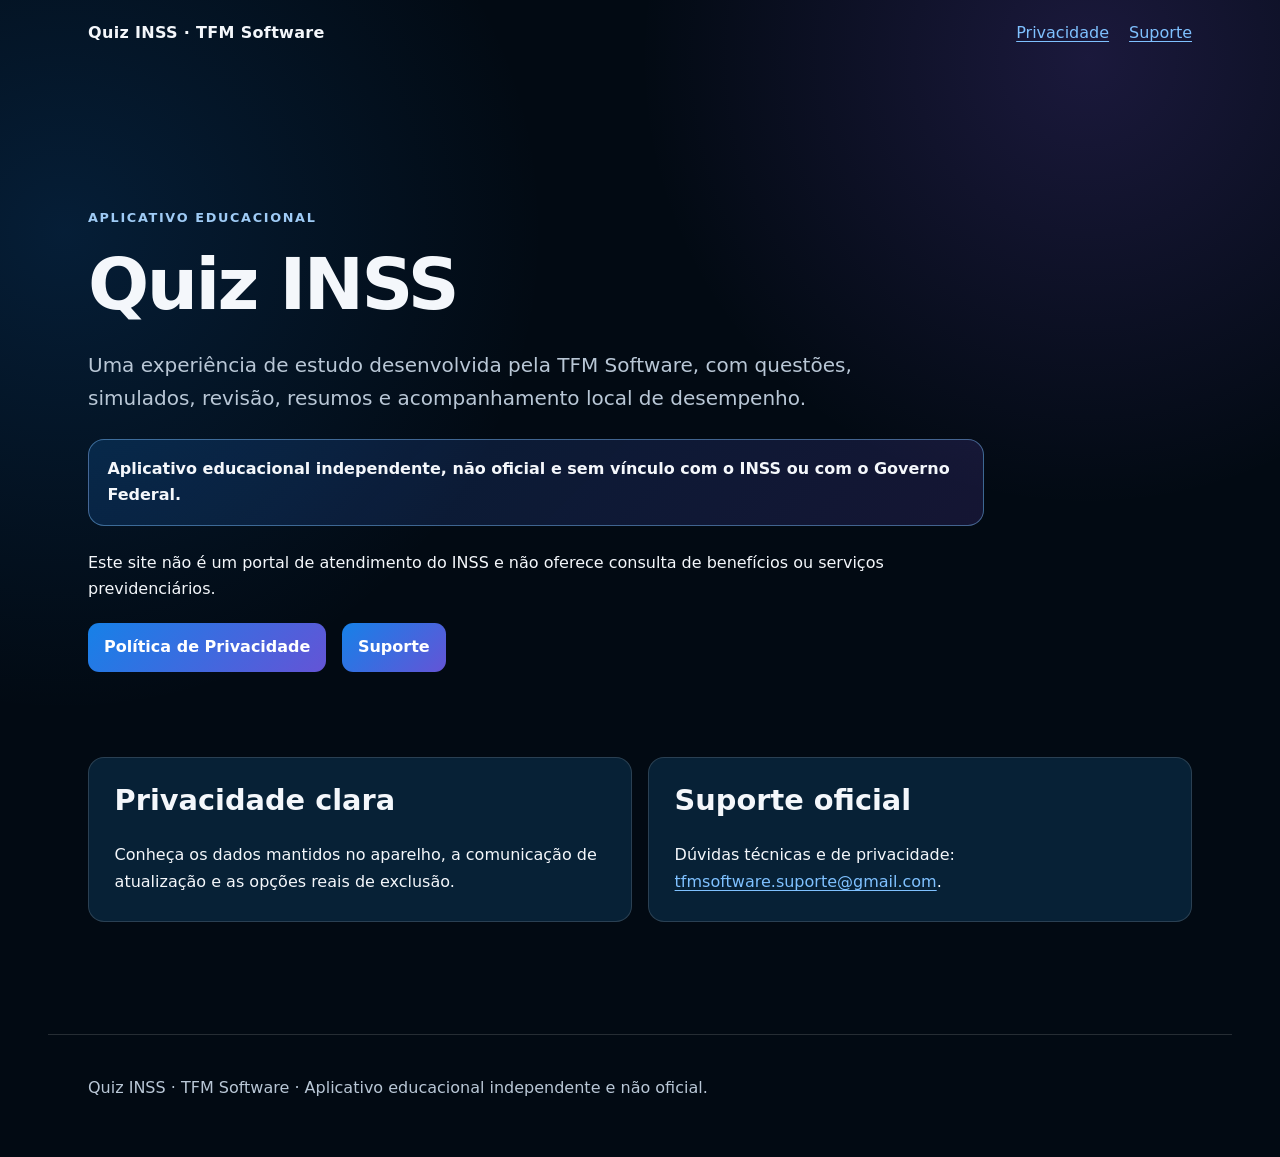
<file: docs/index.html>
<!doctype html>
<html lang="pt-BR">
  <head>
    <meta charset="utf-8">
    <meta name="viewport" content="width=device-width, initial-scale=1">
    <meta name="description" content="Informações oficiais da TFM Software sobre o aplicativo educacional Quiz INSS.">
    <title>Quiz INSS — TFM Software</title>
    <link rel="stylesheet" href="./assets/styles.css">
  </head>
  <body>
    <a class="skip-link" href="#conteudo">Ir para o conteúdo</a>
    <header class="site-header">
      <a class="brand" href="./">Quiz INSS · TFM Software</a>
      <nav aria-label="Navegação principal">
        <ul>
          <li><a href="./privacidade/">Privacidade</a></li>
          <li><a href="./suporte/">Suporte</a></li>
        </ul>
      </nav>
    </header>
    <main id="conteudo">
      <section class="hero" aria-labelledby="titulo">
        <p class="eyebrow">Aplicativo educacional</p>
        <h1 id="titulo">Quiz INSS</h1>
        <p class="lead">Uma experiência de estudo desenvolvida pela TFM Software, com questões, simulados, revisão, resumos e acompanhamento local de desempenho.</p>
        <p class="notice"><strong>Aplicativo educacional independente, não oficial e sem vínculo com o INSS ou com o Governo Federal.</strong></p>
        <p>Este site não é um portal de atendimento do INSS e não oferece consulta de benefícios ou serviços previdenciários.</p>
        <a class="button" href="./privacidade/">Política de Privacidade</a>
        <a class="button" href="./suporte/">Suporte</a>
      </section>
      <section class="grid" aria-label="Informações">
        <article class="card">
          <h2>Privacidade clara</h2>
          <p>Conheça os dados mantidos no aparelho, a comunicação de atualização e as opções reais de exclusão.</p>
        </article>
        <article class="card">
          <h2>Suporte oficial</h2>
          <p>Dúvidas técnicas e de privacidade: <a href="mailto:tfmsoftware.suporte@gmail.com">tfmsoftware.suporte@gmail.com</a>.</p>
        </article>
      </section>
    </main>
    <footer class="site-footer">
      <p>Quiz INSS · TFM Software · Aplicativo educacional independente e não oficial.</p>
    </footer>
  </body>
</html>
</file>
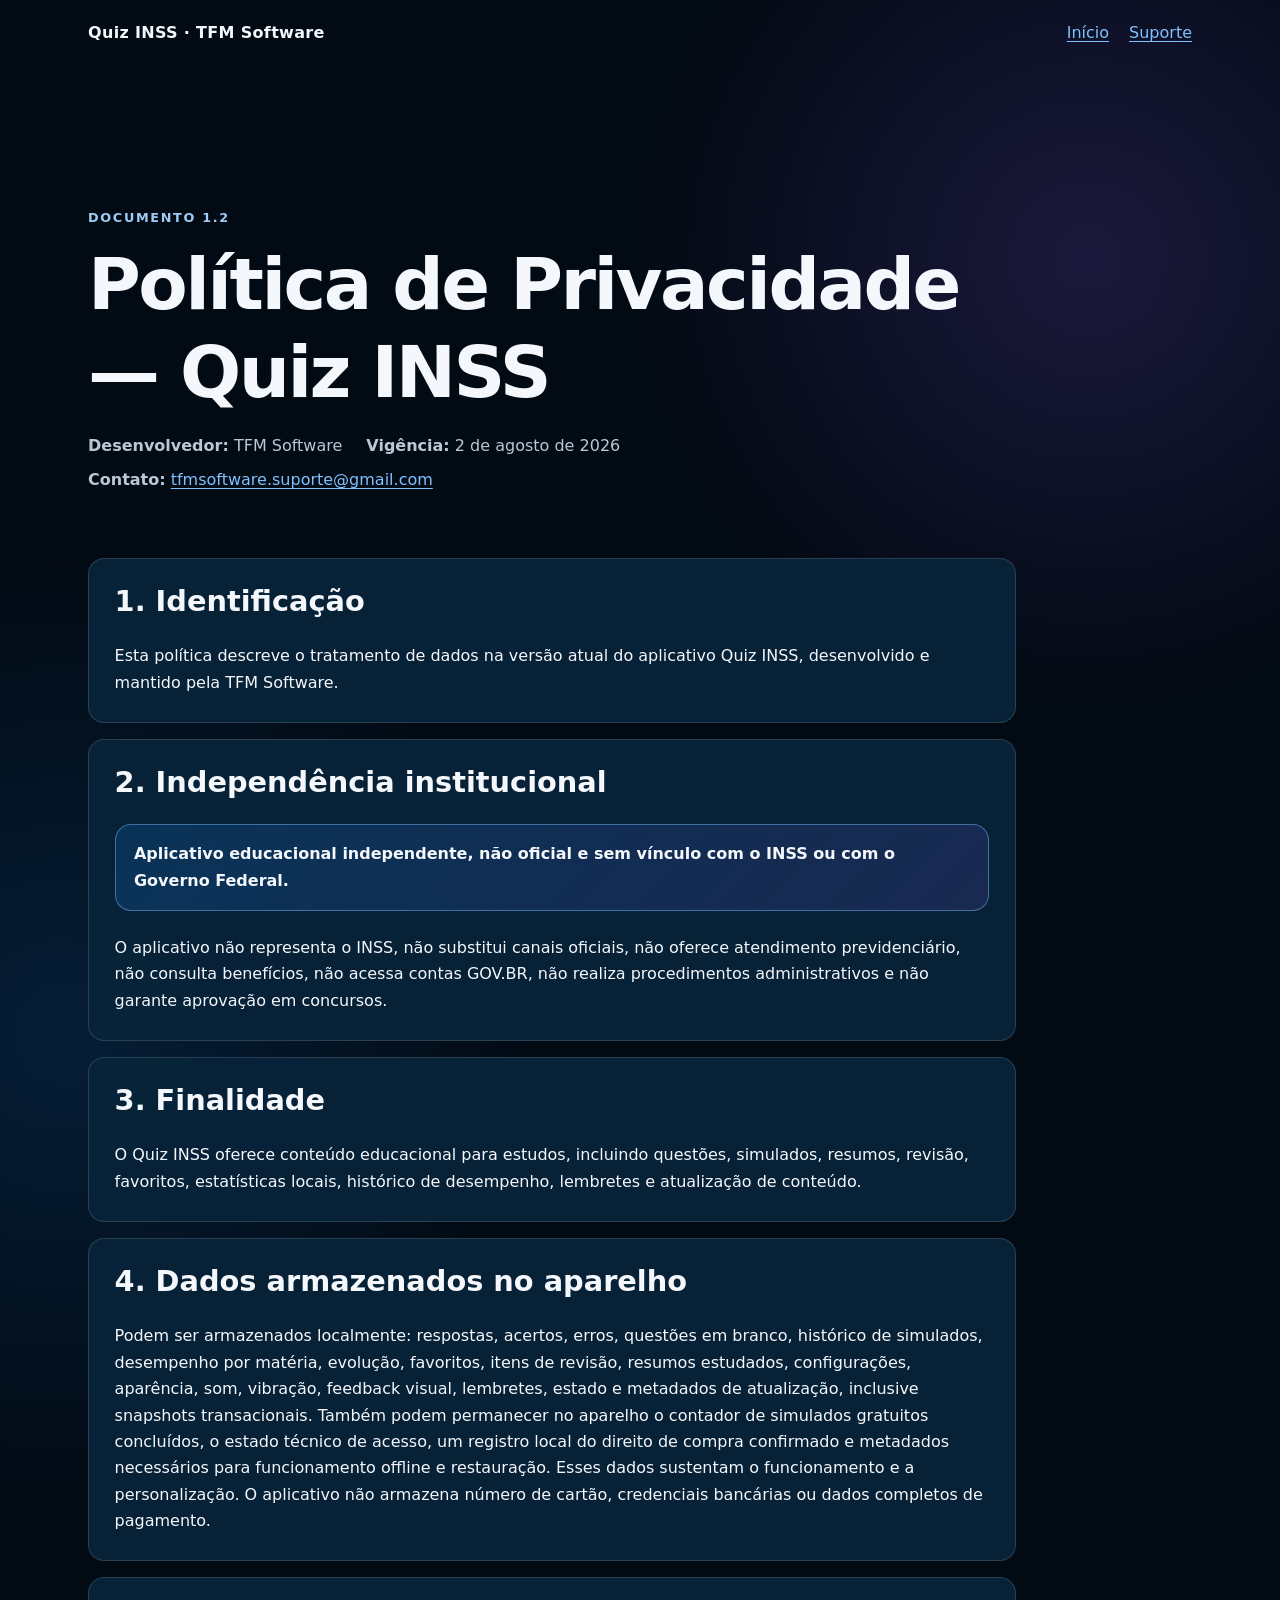
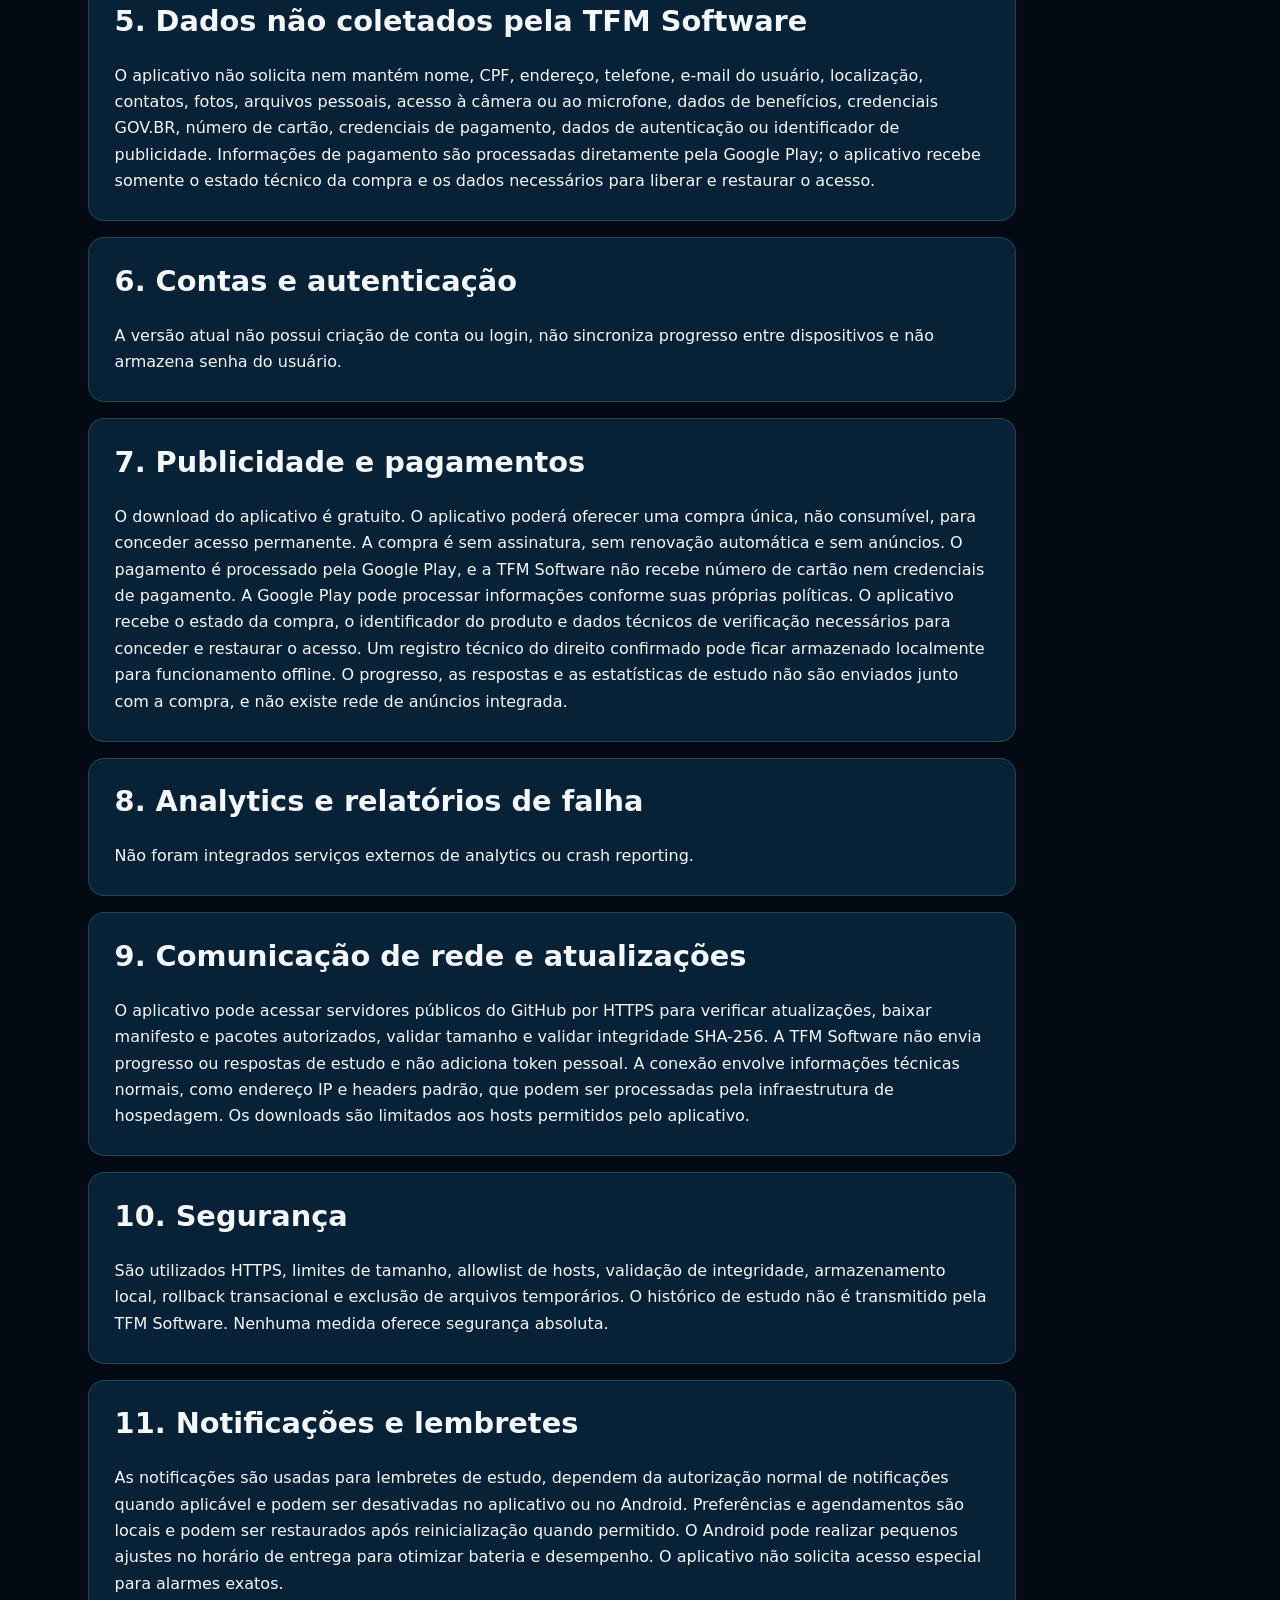
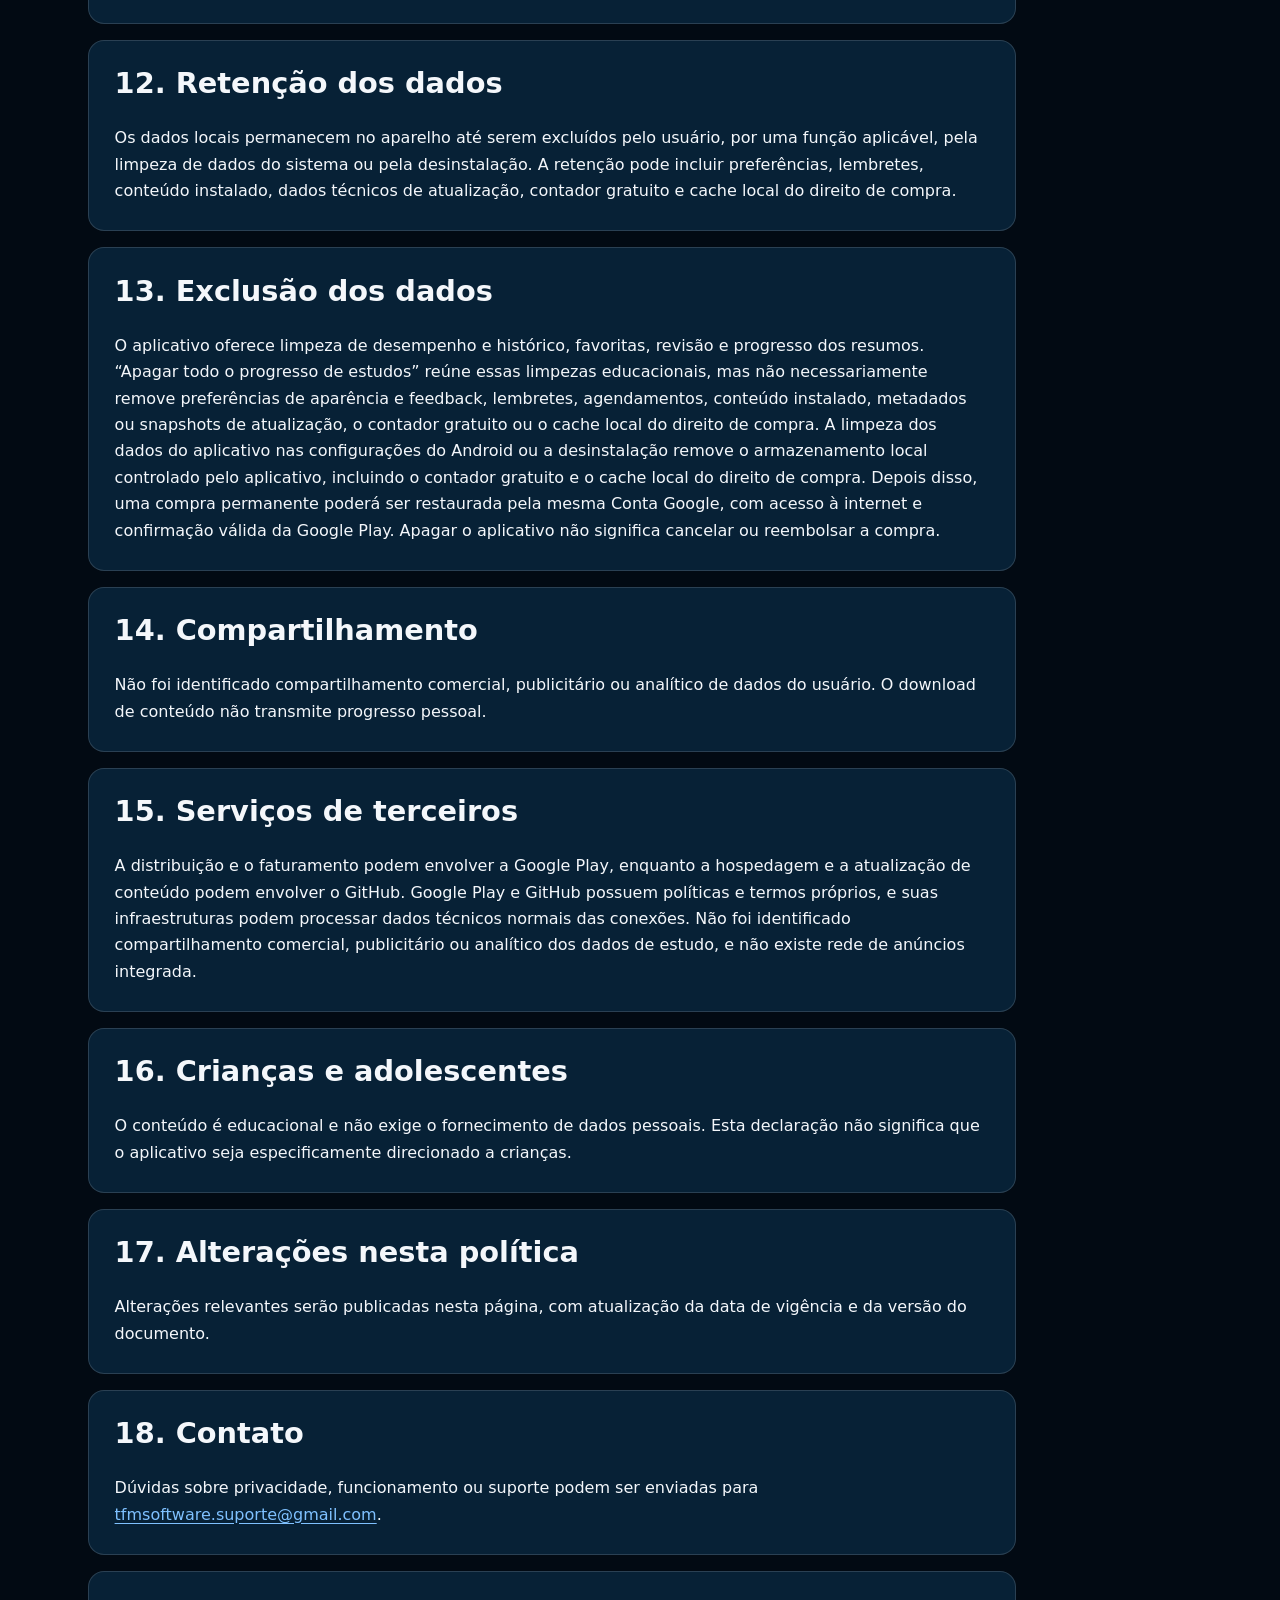
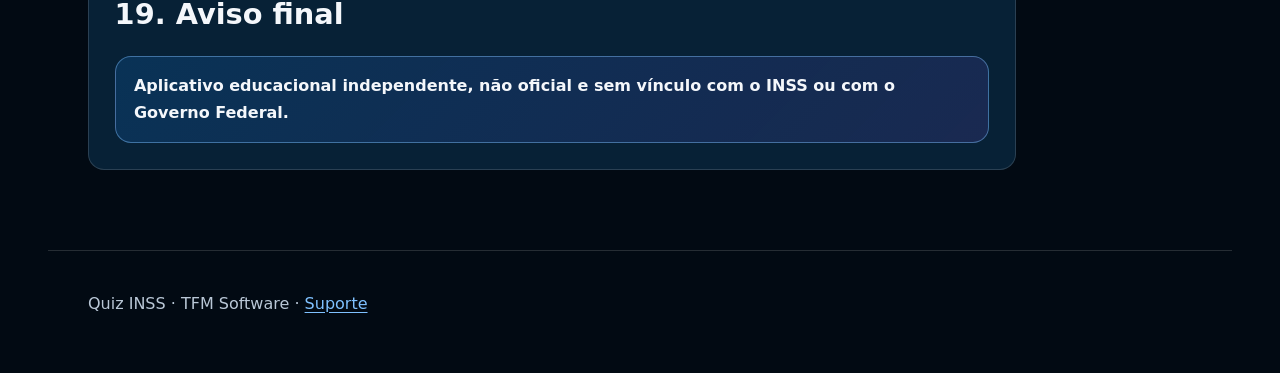
<file: docs/privacidade/index.html>
<!doctype html>
<html lang="pt-BR">
  <head>
    <meta charset="utf-8">
    <meta name="viewport" content="width=device-width, initial-scale=1">
    <meta name="description" content="Política de Privacidade do aplicativo Quiz INSS, desenvolvido pela TFM Software.">
    <title>Política de Privacidade — Quiz INSS</title>
    <link rel="stylesheet" href="../assets/styles.css">
  </head>
  <body>
    <a class="skip-link" href="#conteudo">Ir para o conteúdo</a>
    <header class="site-header">
      <a class="brand" href="../">Quiz INSS · TFM Software</a>
      <nav aria-label="Navegação principal">
        <ul>
          <li><a href="../">Início</a></li>
          <li><a href="../suporte/">Suporte</a></li>
        </ul>
      </nav>
    </header>
    <main id="conteudo">
      <header class="hero">
        <p class="eyebrow">Documento 1.2</p>
        <h1>Política de Privacidade — Quiz INSS</h1>
        <ul class="meta">
          <li><strong>Desenvolvedor:</strong> TFM Software</li>
          <li><strong>Vigência:</strong> 2 de agosto de 2026</li>
          <li><strong>Contato:</strong> <a href="mailto:tfmsoftware.suporte@gmail.com">tfmsoftware.suporte@gmail.com</a></li>
        </ul>
      </header>
      <div class="policy">
        <section><h2>1. Identificação</h2><p>Esta política descreve o tratamento de dados na versão atual do aplicativo Quiz INSS, desenvolvido e mantido pela TFM Software.</p></section>
        <section><h2>2. Independência institucional</h2><p class="notice"><strong>Aplicativo educacional independente, não oficial e sem vínculo com o INSS ou com o Governo Federal.</strong></p><p>O aplicativo não representa o INSS, não substitui canais oficiais, não oferece atendimento previdenciário, não consulta benefícios, não acessa contas GOV.BR, não realiza procedimentos administrativos e não garante aprovação em concursos.</p></section>
        <section><h2>3. Finalidade</h2><p>O Quiz INSS oferece conteúdo educacional para estudos, incluindo questões, simulados, resumos, revisão, favoritos, estatísticas locais, histórico de desempenho, lembretes e atualização de conteúdo.</p></section>
        <section><h2>4. Dados armazenados no aparelho</h2><p>Podem ser armazenados localmente: respostas, acertos, erros, questões em branco, histórico de simulados, desempenho por matéria, evolução, favoritos, itens de revisão, resumos estudados, configurações, aparência, som, vibração, feedback visual, lembretes, estado e metadados de atualização, inclusive snapshots transacionais. Também podem permanecer no aparelho o contador de simulados gratuitos concluídos, o estado técnico de acesso, um registro local do direito de compra confirmado e metadados necessários para funcionamento offline e restauração. Esses dados sustentam o funcionamento e a personalização. O aplicativo não armazena número de cartão, credenciais bancárias ou dados completos de pagamento.</p></section>
        <section><h2>5. Dados não coletados pela TFM Software</h2><p>O aplicativo não solicita nem mantém nome, CPF, endereço, telefone, e-mail do usuário, localização, contatos, fotos, arquivos pessoais, acesso à câmera ou ao microfone, dados de benefícios, credenciais GOV.BR, número de cartão, credenciais de pagamento, dados de autenticação ou identificador de publicidade. Informações de pagamento são processadas diretamente pela Google Play; o aplicativo recebe somente o estado técnico da compra e os dados necessários para liberar e restaurar o acesso.</p></section>
        <section><h2>6. Contas e autenticação</h2><p>A versão atual não possui criação de conta ou login, não sincroniza progresso entre dispositivos e não armazena senha do usuário.</p></section>
        <section><h2>7. Publicidade e pagamentos</h2><p>O download do aplicativo é gratuito. O aplicativo poderá oferecer uma compra única, não consumível, para conceder acesso permanente. A compra é sem assinatura, sem renovação automática e sem anúncios. O pagamento é processado pela Google Play, e a TFM Software não recebe número de cartão nem credenciais de pagamento. A Google Play pode processar informações conforme suas próprias políticas. O aplicativo recebe o estado da compra, o identificador do produto e dados técnicos de verificação necessários para conceder e restaurar o acesso. Um registro técnico do direito confirmado pode ficar armazenado localmente para funcionamento offline. O progresso, as respostas e as estatísticas de estudo não são enviados junto com a compra, e não existe rede de anúncios integrada.</p></section>
        <section><h2>8. Analytics e relatórios de falha</h2><p>Não foram integrados serviços externos de analytics ou crash reporting.</p></section>
        <section><h2>9. Comunicação de rede e atualizações</h2><p>O aplicativo pode acessar servidores públicos do GitHub por HTTPS para verificar atualizações, baixar manifesto e pacotes autorizados, validar tamanho e validar integridade SHA-256. A TFM Software não envia progresso ou respostas de estudo e não adiciona token pessoal. A conexão envolve informações técnicas normais, como endereço IP e headers padrão, que podem ser processadas pela infraestrutura de hospedagem. Os downloads são limitados aos hosts permitidos pelo aplicativo.</p></section>
        <section><h2>10. Segurança</h2><p>São utilizados HTTPS, limites de tamanho, allowlist de hosts, validação de integridade, armazenamento local, rollback transacional e exclusão de arquivos temporários. O histórico de estudo não é transmitido pela TFM Software. Nenhuma medida oferece segurança absoluta.</p></section>
        <section><h2>11. Notificações e lembretes</h2><p>As notificações são usadas para lembretes de estudo, dependem da autorização normal de notificações quando aplicável e podem ser desativadas no aplicativo ou no Android. Preferências e agendamentos são locais e podem ser restaurados após reinicialização quando permitido. O Android pode realizar pequenos ajustes no horário de entrega para otimizar bateria e desempenho. O aplicativo não solicita acesso especial para alarmes exatos.</p></section>
        <section><h2>12. Retenção dos dados</h2><p>Os dados locais permanecem no aparelho até serem excluídos pelo usuário, por uma função aplicável, pela limpeza de dados do sistema ou pela desinstalação. A retenção pode incluir preferências, lembretes, conteúdo instalado, dados técnicos de atualização, contador gratuito e cache local do direito de compra.</p></section>
        <section><h2>13. Exclusão dos dados</h2><p>O aplicativo oferece limpeza de desempenho e histórico, favoritas, revisão e progresso dos resumos. “Apagar todo o progresso de estudos” reúne essas limpezas educacionais, mas não necessariamente remove preferências de aparência e feedback, lembretes, agendamentos, conteúdo instalado, metadados ou snapshots de atualização, o contador gratuito ou o cache local do direito de compra. A limpeza dos dados do aplicativo nas configurações do Android ou a desinstalação remove o armazenamento local controlado pelo aplicativo, incluindo o contador gratuito e o cache local do direito de compra. Depois disso, uma compra permanente poderá ser restaurada pela mesma Conta Google, com acesso à internet e confirmação válida da Google Play. Apagar o aplicativo não significa cancelar ou reembolsar a compra.</p></section>
        <section><h2>14. Compartilhamento</h2><p>Não foi identificado compartilhamento comercial, publicitário ou analítico de dados do usuário. O download de conteúdo não transmite progresso pessoal.</p></section>
        <section><h2>15. Serviços de terceiros</h2><p>A distribuição e o faturamento podem envolver a Google Play, enquanto a hospedagem e a atualização de conteúdo podem envolver o GitHub. Google Play e GitHub possuem políticas e termos próprios, e suas infraestruturas podem processar dados técnicos normais das conexões. Não foi identificado compartilhamento comercial, publicitário ou analítico dos dados de estudo, e não existe rede de anúncios integrada.</p></section>
        <section><h2>16. Crianças e adolescentes</h2><p>O conteúdo é educacional e não exige o fornecimento de dados pessoais. Esta declaração não significa que o aplicativo seja especificamente direcionado a crianças.</p></section>
        <section><h2>17. Alterações nesta política</h2><p>Alterações relevantes serão publicadas nesta página, com atualização da data de vigência e da versão do documento.</p></section>
        <section><h2>18. Contato</h2><p>Dúvidas sobre privacidade, funcionamento ou suporte podem ser enviadas para <a href="mailto:tfmsoftware.suporte@gmail.com">tfmsoftware.suporte@gmail.com</a>.</p></section>
        <section><h2>19. Aviso final</h2><p class="notice"><strong>Aplicativo educacional independente, não oficial e sem vínculo com o INSS ou com o Governo Federal.</strong></p></section>
      </div>
    </main>
    <footer class="site-footer"><p>Quiz INSS · TFM Software · <a href="../suporte/">Suporte</a></p></footer>
  </body>
</html>
</file>
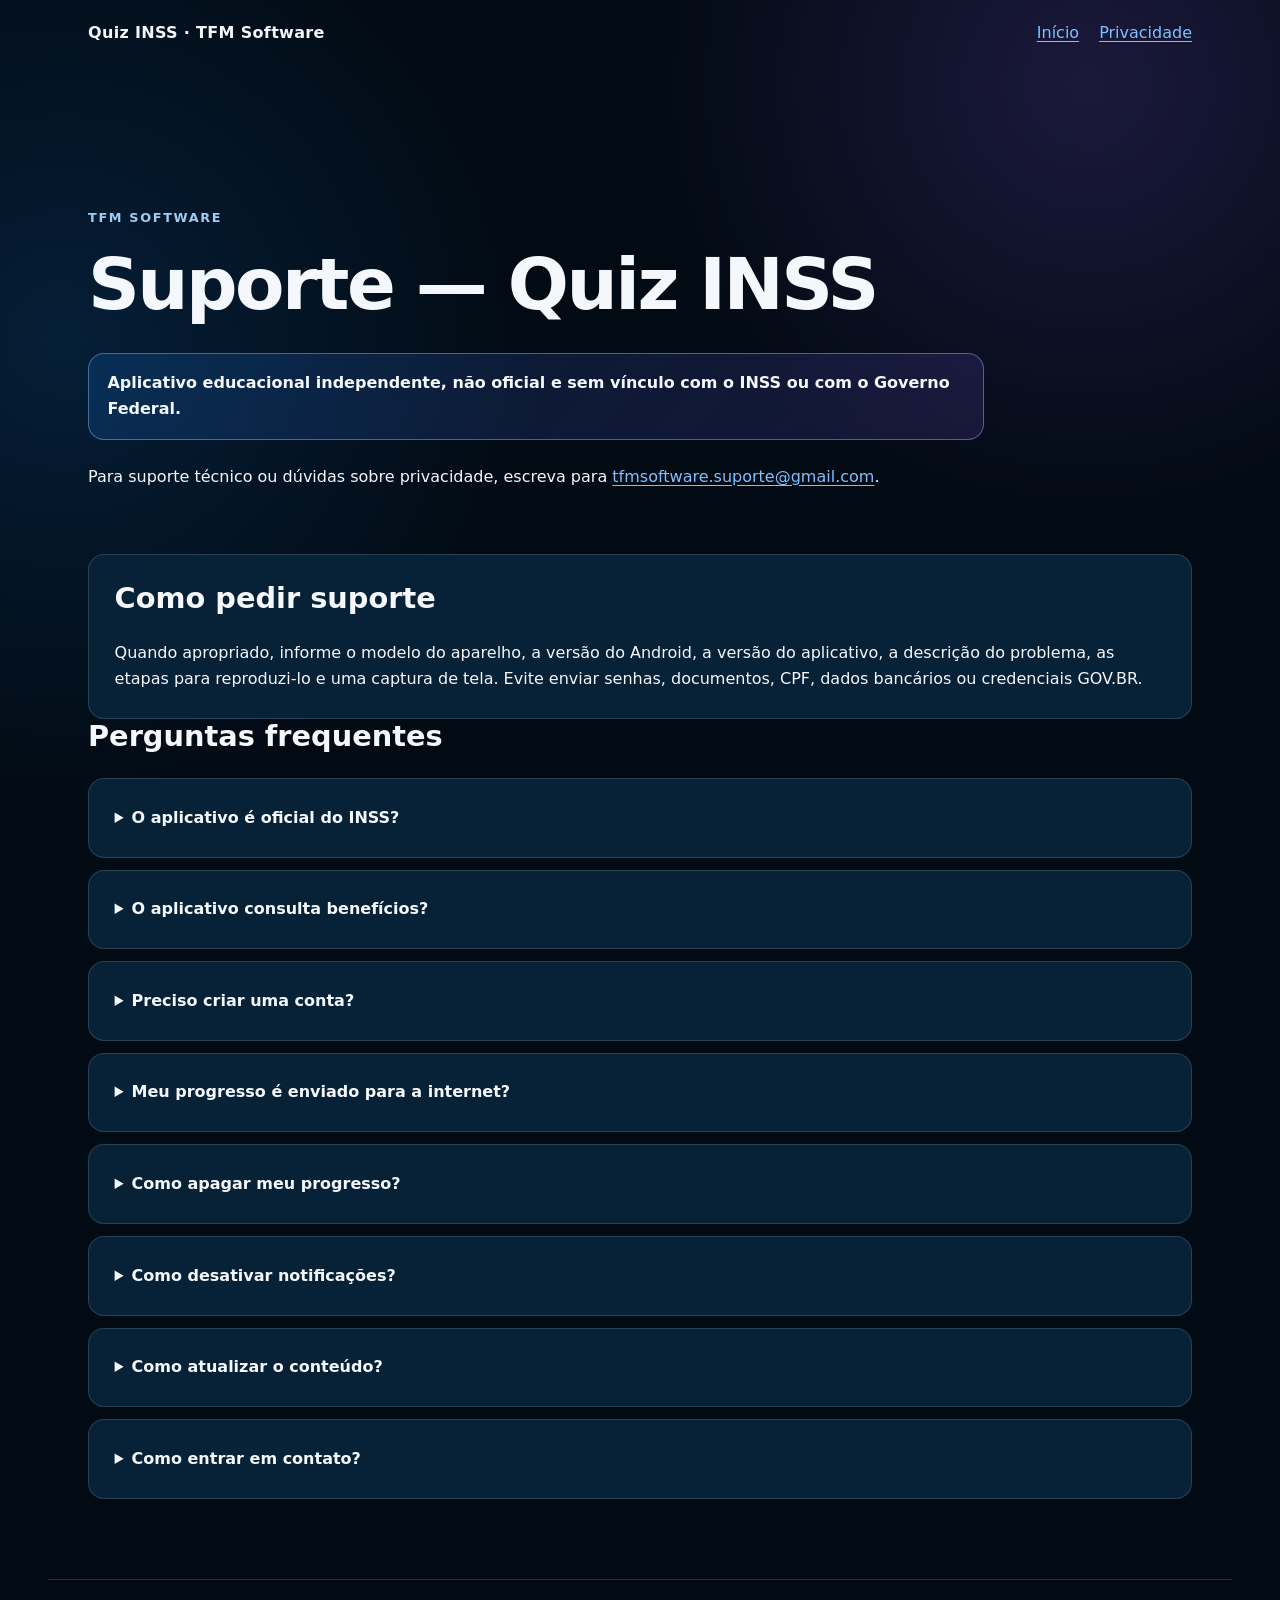
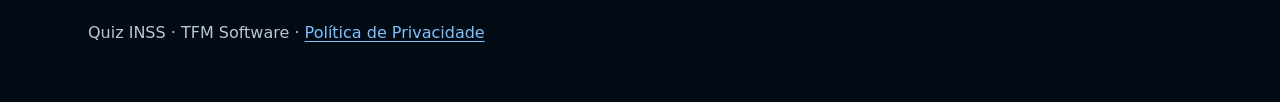
<file: docs/suporte/index.html>
<!doctype html>
<html lang="pt-BR">
  <head>
    <meta charset="utf-8">
    <meta name="viewport" content="width=device-width, initial-scale=1">
    <meta name="description" content="Suporte oficial do aplicativo Quiz INSS, desenvolvido pela TFM Software.">
    <title>Suporte — Quiz INSS</title>
    <link rel="stylesheet" href="../assets/styles.css">
  </head>
  <body>
    <a class="skip-link" href="#conteudo">Ir para o conteúdo</a>
    <header class="site-header">
      <a class="brand" href="../">Quiz INSS · TFM Software</a>
      <nav aria-label="Navegação principal">
        <ul>
          <li><a href="../">Início</a></li>
          <li><a href="../privacidade/">Privacidade</a></li>
        </ul>
      </nav>
    </header>
    <main id="conteudo">
      <section class="hero">
        <p class="eyebrow">TFM Software</p>
        <h1>Suporte — Quiz INSS</h1>
        <p class="notice"><strong>Aplicativo educacional independente, não oficial e sem vínculo com o INSS ou com o Governo Federal.</strong></p>
        <p>Para suporte técnico ou dúvidas sobre privacidade, escreva para <a href="mailto:tfmsoftware.suporte@gmail.com">tfmsoftware.suporte@gmail.com</a>.</p>
      </section>
      <section class="card" aria-labelledby="como-pedir">
        <h2 id="como-pedir">Como pedir suporte</h2>
        <p>Quando apropriado, informe o modelo do aparelho, a versão do Android, a versão do aplicativo, a descrição do problema, as etapas para reproduzi-lo e uma captura de tela. Evite enviar senhas, documentos, CPF, dados bancários ou credenciais GOV.BR.</p>
      </section>
      <section aria-labelledby="faq">
        <h2 id="faq">Perguntas frequentes</h2>
        <div class="faq">
          <details><summary>O aplicativo é oficial do INSS?</summary><p>Não. É um aplicativo educacional independente, desenvolvido pela TFM Software, sem vínculo com o INSS ou com o Governo Federal.</p></details>
          <details><summary>O aplicativo consulta benefícios?</summary><p>Não. O Quiz INSS não consulta benefícios, não acessa contas GOV.BR e não presta atendimento previdenciário.</p></details>
          <details><summary>Preciso criar uma conta?</summary><p>Não. A versão atual não possui conta ou login.</p></details>
          <details><summary>Meu progresso é enviado para a internet?</summary><p>Não pela TFM Software. O progresso de estudo permanece no aparelho. A rede é usada para consultar e baixar atualizações públicas de conteúdo.</p></details>
          <details><summary>Como apagar meu progresso?</summary><p>Em Configurações, use as limpezas específicas ou “Apagar todo o progresso de estudos” para remover desempenho, histórico, favoritas, revisão e progresso dos resumos. Preferências, lembretes e conteúdos instalados são preservados. Para remover também preferências, lembretes e dados técnicos de atualização, limpe os dados do aplicativo no Android ou desinstale-o.</p></details>
          <details><summary>Como desativar notificações?</summary><p>Desative o lembrete nas Configurações do Quiz INSS ou controle a permissão de notificações nas configurações do Android.</p></details>
          <details><summary>Como atualizar o conteúdo?</summary><p>Na tela de Configurações, acesse a área de atualização de conteúdo e use “Verificar atualizações”.</p></details>
          <details><summary>Como entrar em contato?</summary><p>Envie um e-mail para <a href="mailto:tfmsoftware.suporte@gmail.com">tfmsoftware.suporte@gmail.com</a>.</p></details>
        </div>
      </section>
    </main>
    <footer class="site-footer"><p>Quiz INSS · TFM Software · <a href="../privacidade/">Política de Privacidade</a></p></footer>
  </body>
</html>
</file>
<file: docs/assets/styles.css>
:root {
  color-scheme: dark;
  --bg: #020a13;
  --surface: #08243a;
  --surface-soft: #0b2d48;
  --text: #f4f7fb;
  --muted: #b9c7d6;
  --blue: #1681e8;
  --purple: #8b5cf6;
  --gold: #e5a719;
  --border: rgba(255, 255, 255, 0.14);
  font-family: Inter, ui-sans-serif, system-ui, -apple-system, BlinkMacSystemFont,
    "Segoe UI", sans-serif;
}

* {
  box-sizing: border-box;
}

html {
  scroll-behavior: smooth;
}

body {
  margin: 0;
  background:
    radial-gradient(circle at 85% 5%, rgba(139, 92, 246, 0.18), transparent 28rem),
    radial-gradient(circle at 5% 20%, rgba(22, 129, 232, 0.17), transparent 30rem),
    var(--bg);
  color: var(--text);
  font-size: 1rem;
  line-height: 1.65;
}

a {
  color: #7fc1ff;
  text-underline-offset: 0.18em;
}

a:hover {
  color: #b6dcff;
}

a:focus-visible {
  border-radius: 0.25rem;
  outline: 0.2rem solid var(--gold);
  outline-offset: 0.2rem;
}

.skip-link {
  left: 1rem;
  padding: 0.7rem 1rem;
  position: fixed;
  top: -5rem;
  z-index: 10;
}

.skip-link:focus {
  background: var(--surface);
  top: 1rem;
}

.site-header,
main,
.site-footer {
  margin-inline: auto;
  max-width: 74rem;
  padding-inline: clamp(1rem, 4vw, 2.5rem);
}

.site-header {
  align-items: center;
  display: flex;
  gap: 1.25rem;
  justify-content: space-between;
  padding-block: 1.25rem;
}

.brand {
  color: var(--text);
  font-weight: 850;
  letter-spacing: 0.02em;
  text-decoration: none;
}

nav ul {
  display: flex;
  flex-wrap: wrap;
  gap: 0.75rem 1.25rem;
  list-style: none;
  margin: 0;
  padding: 0;
}

main {
  padding-block: clamp(2rem, 8vw, 5rem);
}

.hero {
  max-width: 56rem;
  padding-block: clamp(1rem, 4vw, 3rem);
}

.eyebrow {
  color: #9fcbf5;
  font-size: 0.8rem;
  font-weight: 800;
  letter-spacing: 0.13em;
  text-transform: uppercase;
}

h1,
h2,
h3 {
  line-height: 1.22;
}

h1 {
  font-size: clamp(2.2rem, 7vw, 4.5rem);
  letter-spacing: -0.035em;
  margin: 0.35rem 0 1rem;
}

h2 {
  font-size: clamp(1.35rem, 3vw, 1.8rem);
  margin-top: 0;
}

.lead {
  color: var(--muted);
  font-size: clamp(1.05rem, 2.5vw, 1.25rem);
  max-width: 48rem;
}

.notice {
  background: linear-gradient(135deg, rgba(22, 129, 232, 0.18), rgba(139, 92, 246, 0.14));
  border: 1px solid rgba(127, 193, 255, 0.45);
  border-radius: 1rem;
  margin-block: 1.5rem;
  padding: 1rem 1.15rem;
}

.grid {
  display: grid;
  gap: 1rem;
  grid-template-columns: repeat(auto-fit, minmax(min(100%, 18rem), 1fr));
  margin-block: 2rem;
}

.card,
.policy section,
.faq details {
  background: rgba(8, 36, 58, 0.92);
  border: 1px solid var(--border);
  border-radius: 1rem;
  padding: clamp(1.1rem, 3vw, 1.6rem);
}

.card p:last-child,
.policy section p:last-child {
  margin-bottom: 0;
}

.policy {
  display: grid;
  gap: 1rem;
  max-width: 58rem;
}

.policy section {
  scroll-margin-top: 1rem;
}

.meta {
  color: var(--muted);
  display: flex;
  flex-wrap: wrap;
  gap: 0.5rem 1.5rem;
  padding: 0;
}

.meta li {
  list-style: none;
}

.faq {
  display: grid;
  gap: 0.75rem;
}

.faq summary {
  cursor: pointer;
  font-weight: 800;
}

.faq details p {
  color: var(--muted);
}

.button {
  background: linear-gradient(135deg, var(--blue), #6454d6);
  border-radius: 0.7rem;
  color: white;
  display: inline-block;
  font-weight: 800;
  margin: 0.3rem 0.65rem 0.3rem 0;
  padding: 0.7rem 1rem;
  text-decoration: none;
}

.button:hover {
  color: white;
  filter: brightness(1.08);
}

.site-footer {
  border-top: 1px solid var(--border);
  color: var(--muted);
  padding-block: 1.5rem 2.5rem;
}

@media (max-width: 38rem) {
  .site-header {
    align-items: flex-start;
    flex-direction: column;
  }
}

@media (prefers-reduced-motion: reduce) {
  html {
    scroll-behavior: auto;
  }
}
</file>
